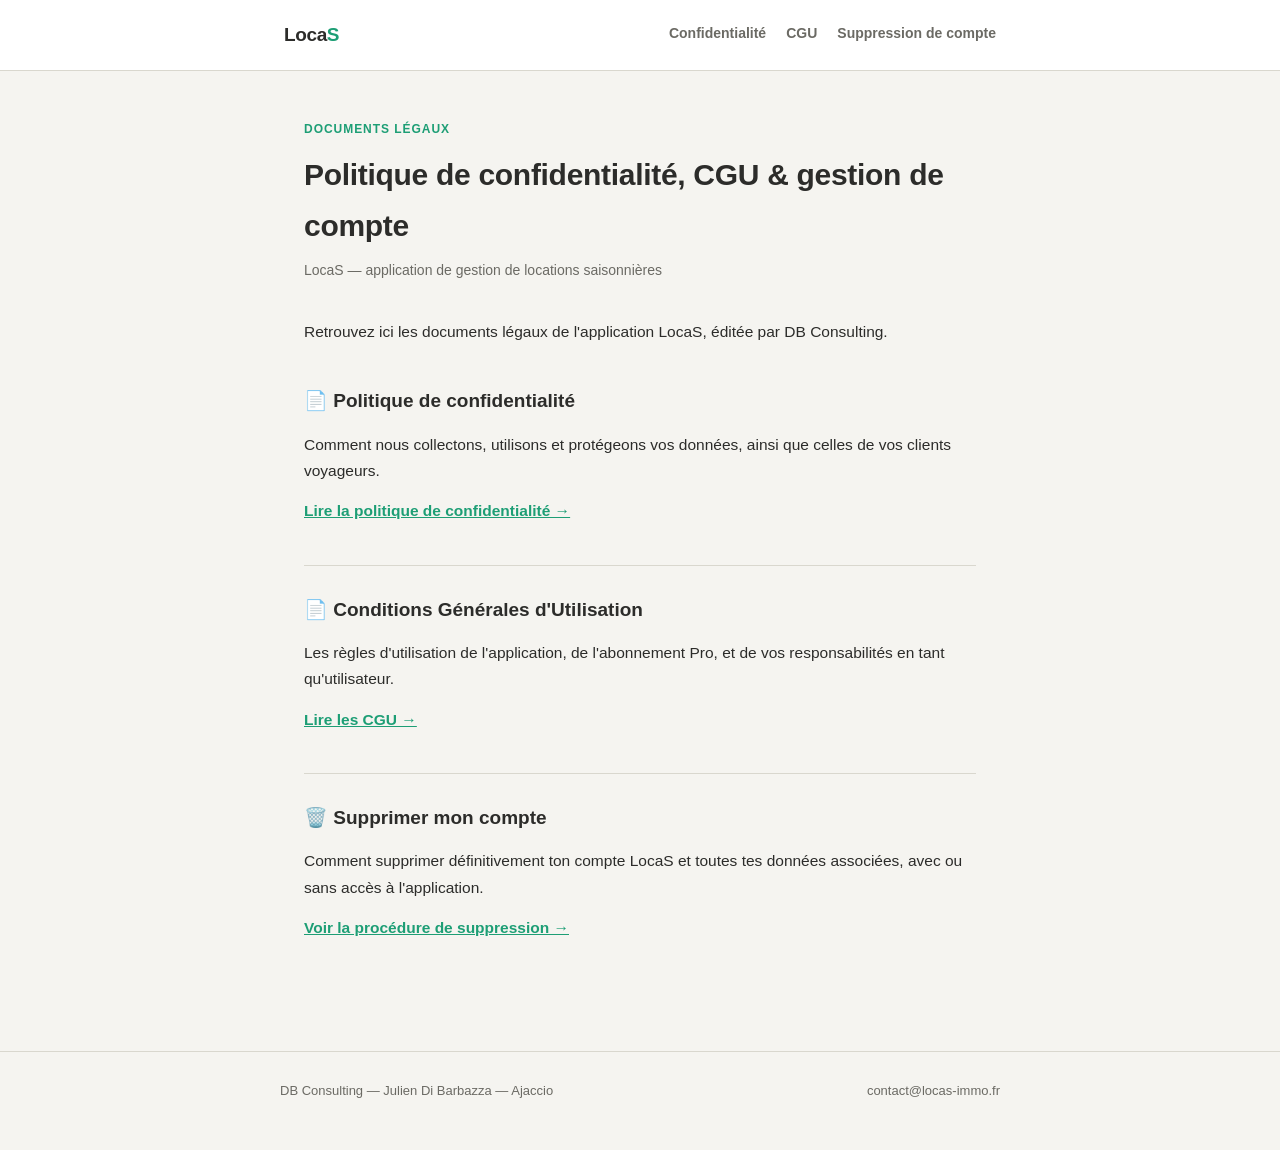
<file: index.html>
<!DOCTYPE html>
<html lang="fr">
<head>
<meta charset="UTF-8" />
<meta name="viewport" content="width=device-width, initial-scale=1.0" />
<title>LocaS — Documents légaux</title>
<link rel="stylesheet" href="style.css" />
</head>
<body>

<div class="topbar">
  <div class="topbar-inner">
    <a href="index.html" class="wordmark">Loca<span>S</span></a>
    <nav class="topnav">
      <a href="confidentialite.html">Confidentialité</a>
      <a href="cgu.html">CGU</a>
      <a href="suppression-compte.html">Suppression de compte</a>
    </nav>
  </div>
</div>

<main>
  <div class="doc-header">
    <p class="eyebrow">Documents légaux</p>
    <h1>Politique de confidentialité, CGU &amp; gestion de compte</h1>
    <p class="updated">LocaS — application de gestion de locations saisonnières</p>
  </div>

  <article>
    <p>Retrouvez ici les documents légaux de l'application LocaS, éditée par DB Consulting.</p>

    <h2 style="border-top:none;padding-top:0;">📄 Politique de confidentialité</h2>
    <p>Comment nous collectons, utilisons et protégeons vos données, ainsi que celles de vos clients voyageurs.</p>
    <p><a class="inline-link" href="confidentialite.html">Lire la politique de confidentialité →</a></p>

    <h2>📄 Conditions Générales d'Utilisation</h2>
    <p>Les règles d'utilisation de l'application, de l'abonnement Pro, et de vos responsabilités en tant qu'utilisateur.</p>
    <p><a class="inline-link" href="cgu.html">Lire les CGU →</a></p>

    <h2>🗑️ Supprimer mon compte</h2>
    <p>Comment supprimer définitivement ton compte LocaS et toutes tes données associées, avec ou sans accès à l'application.</p>
    <p><a class="inline-link" href="suppression-compte.html">Voir la procédure de suppression →</a></p>
  </article>
</main>

<footer>
  <div class="footer-inner">
    <span>DB Consulting — Julien Di Barbazza — Ajaccio</span>
    <span>contact@locas-immo.fr</span>
  </div>
</footer>

</body>
</html>
</file>
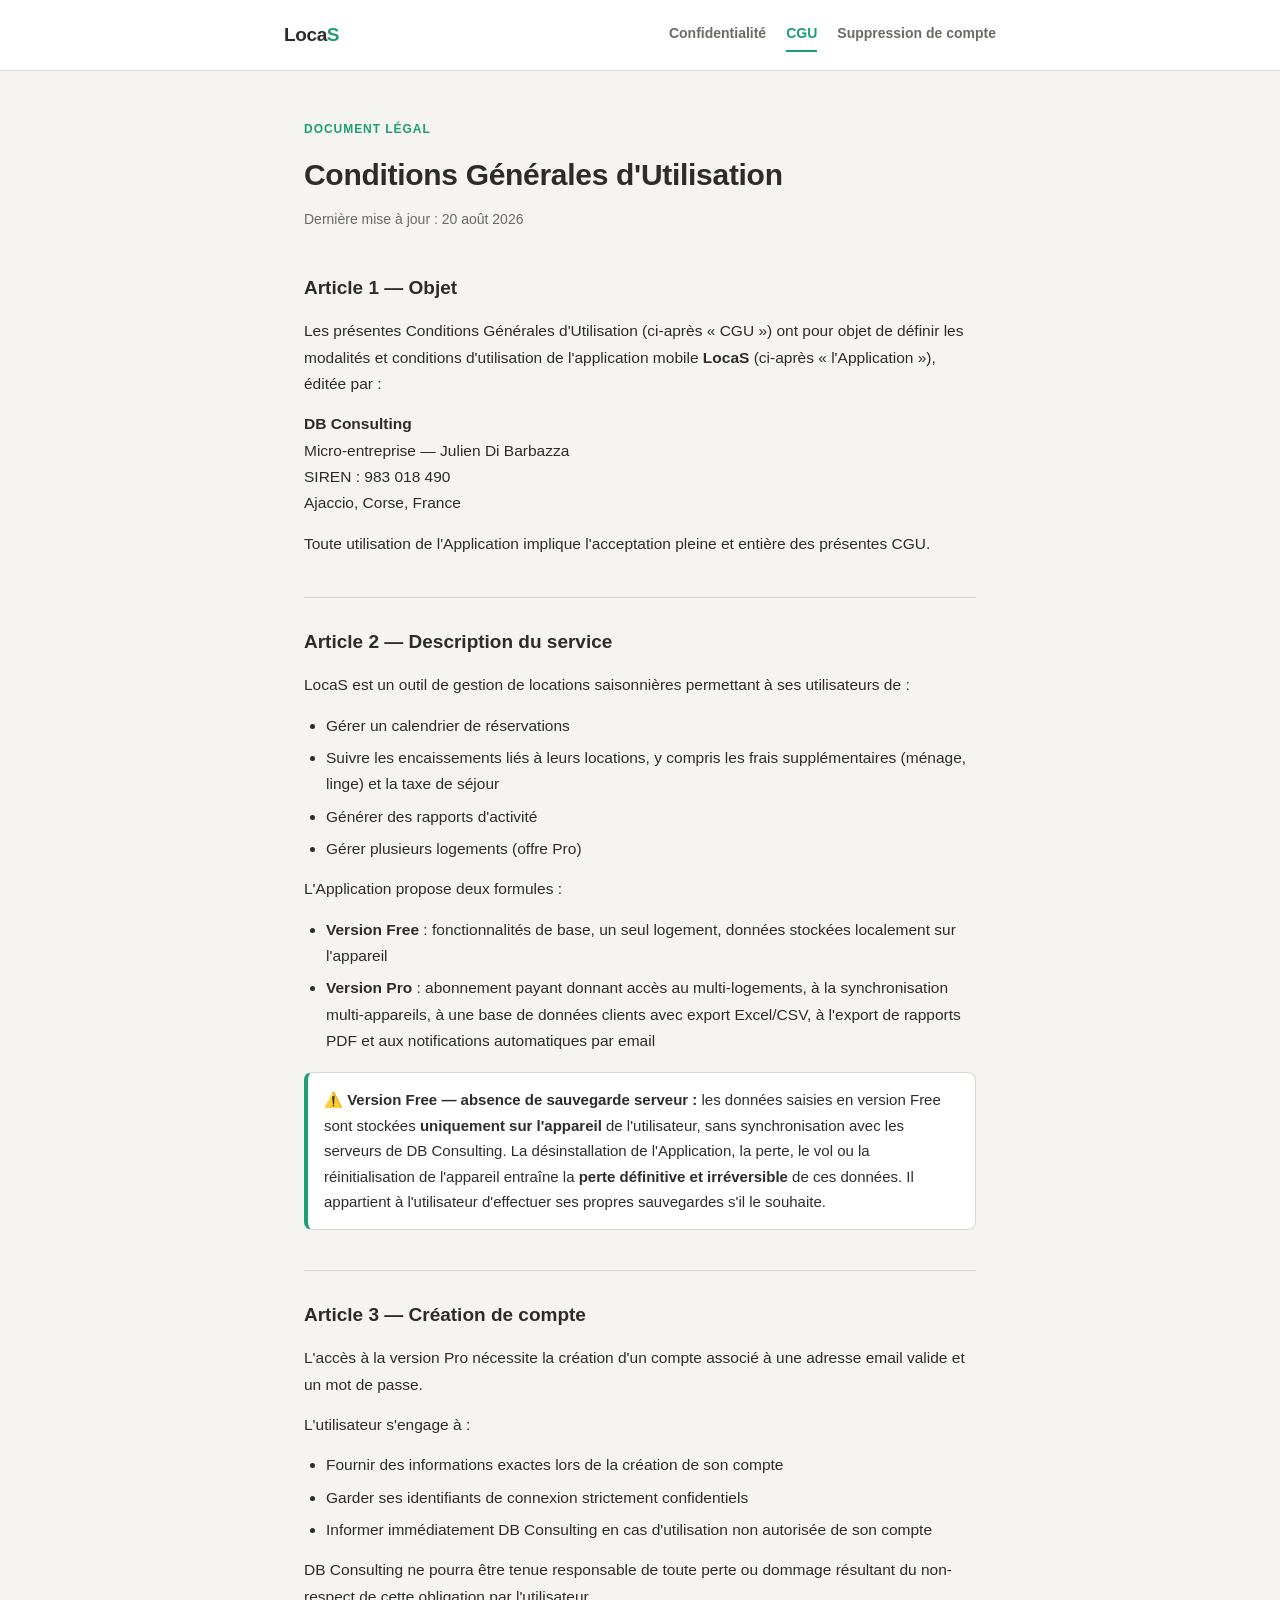
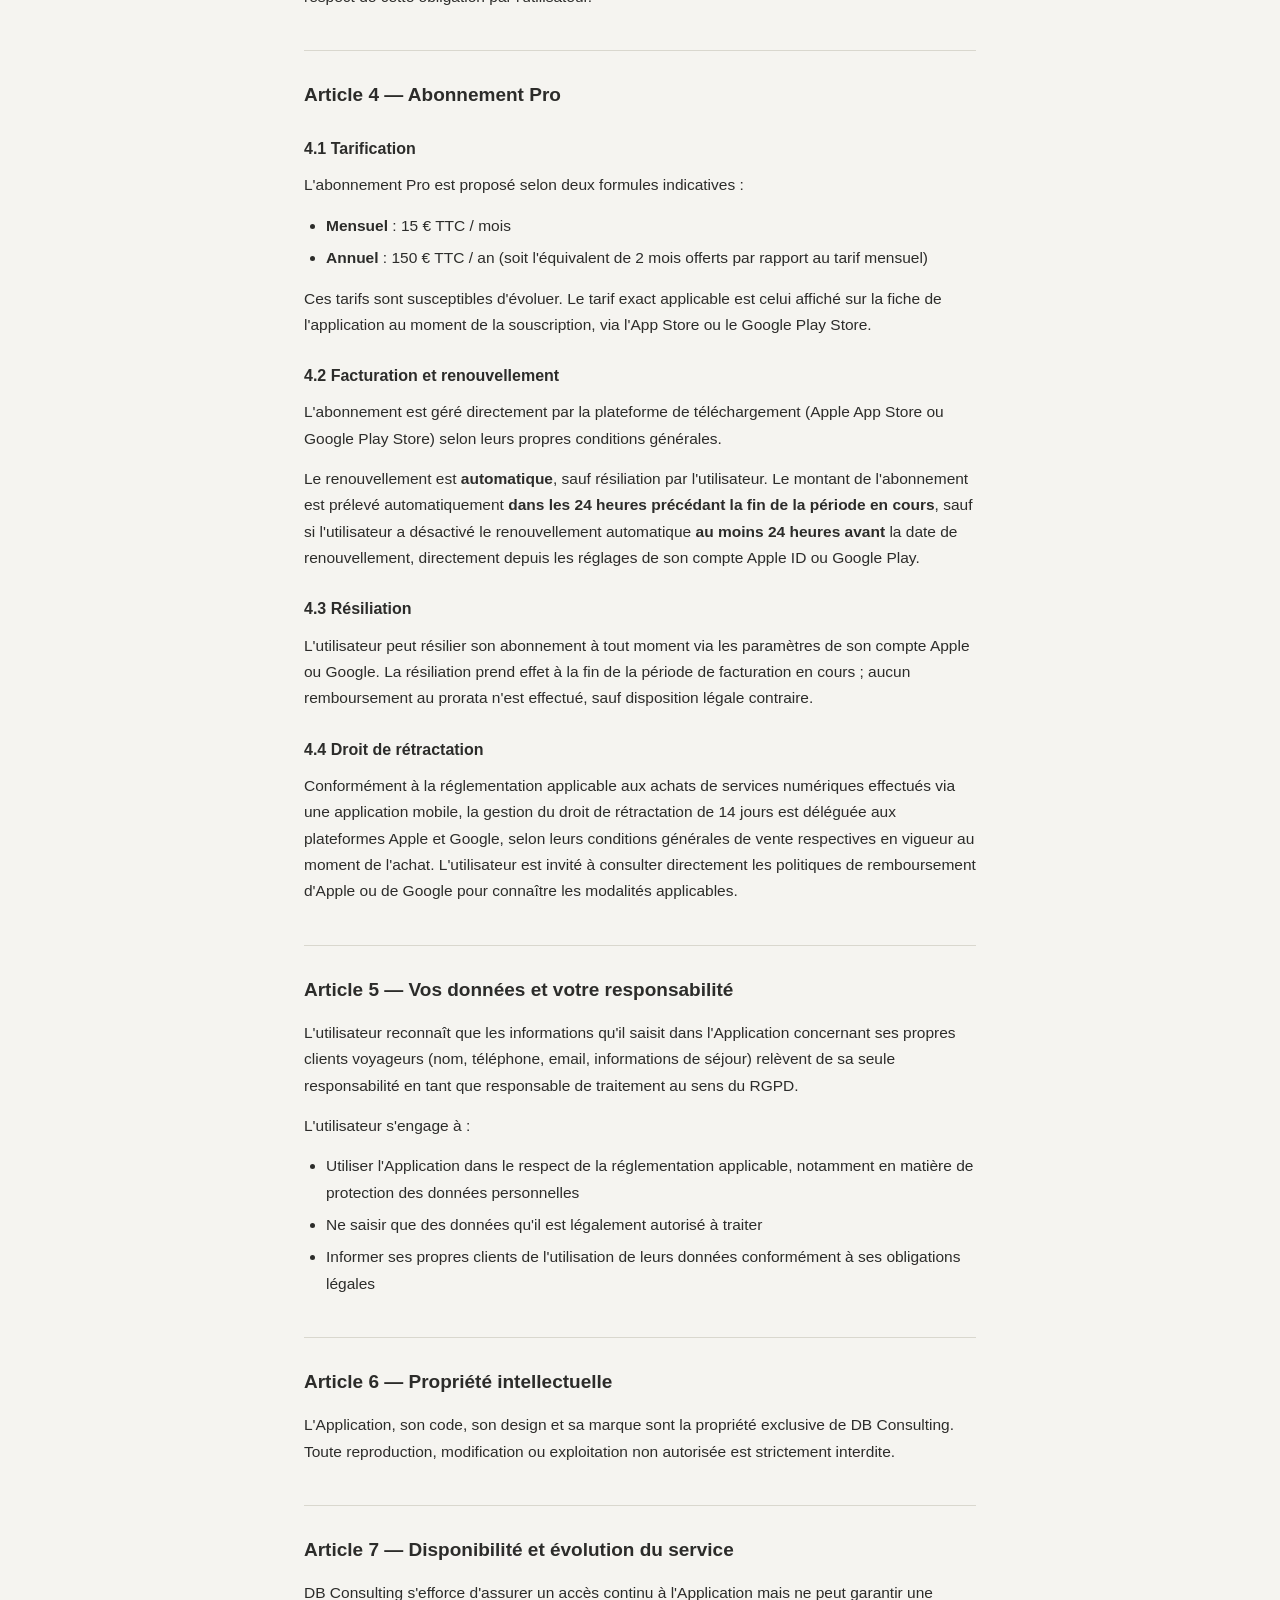
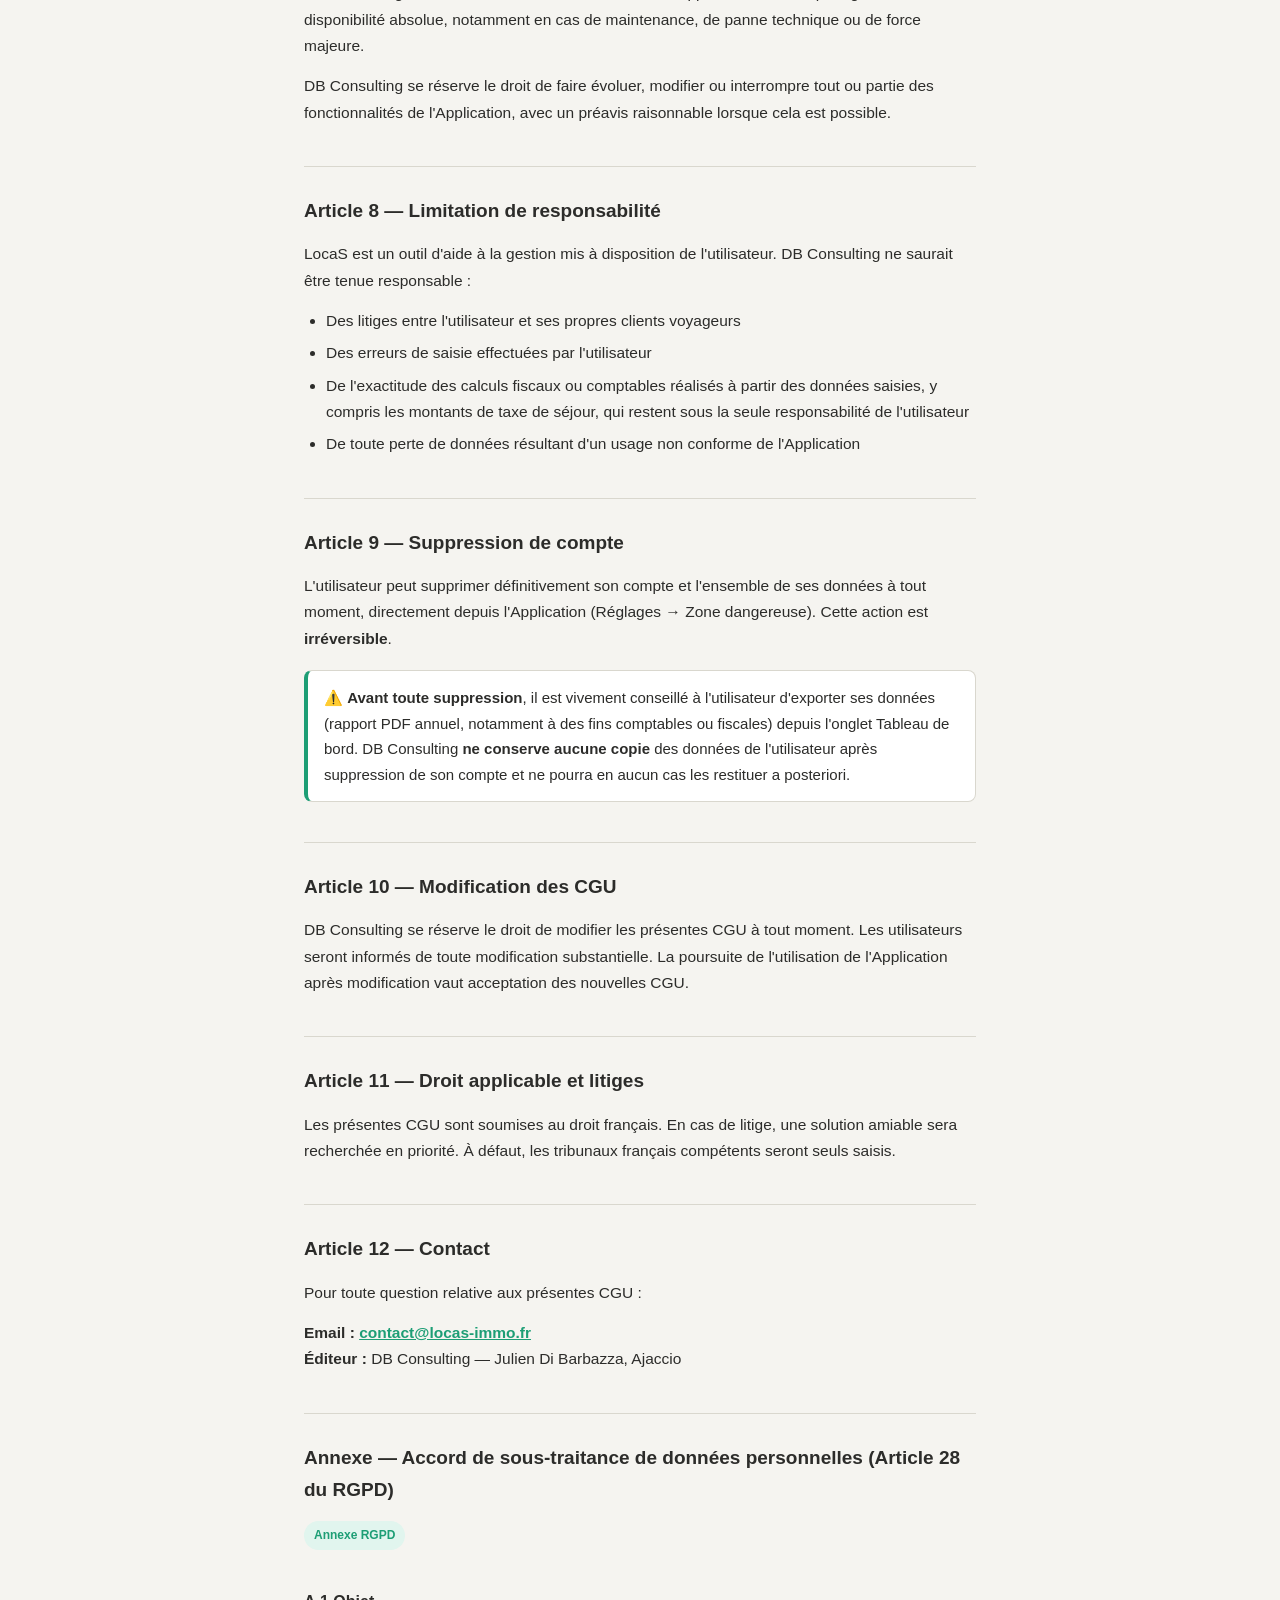
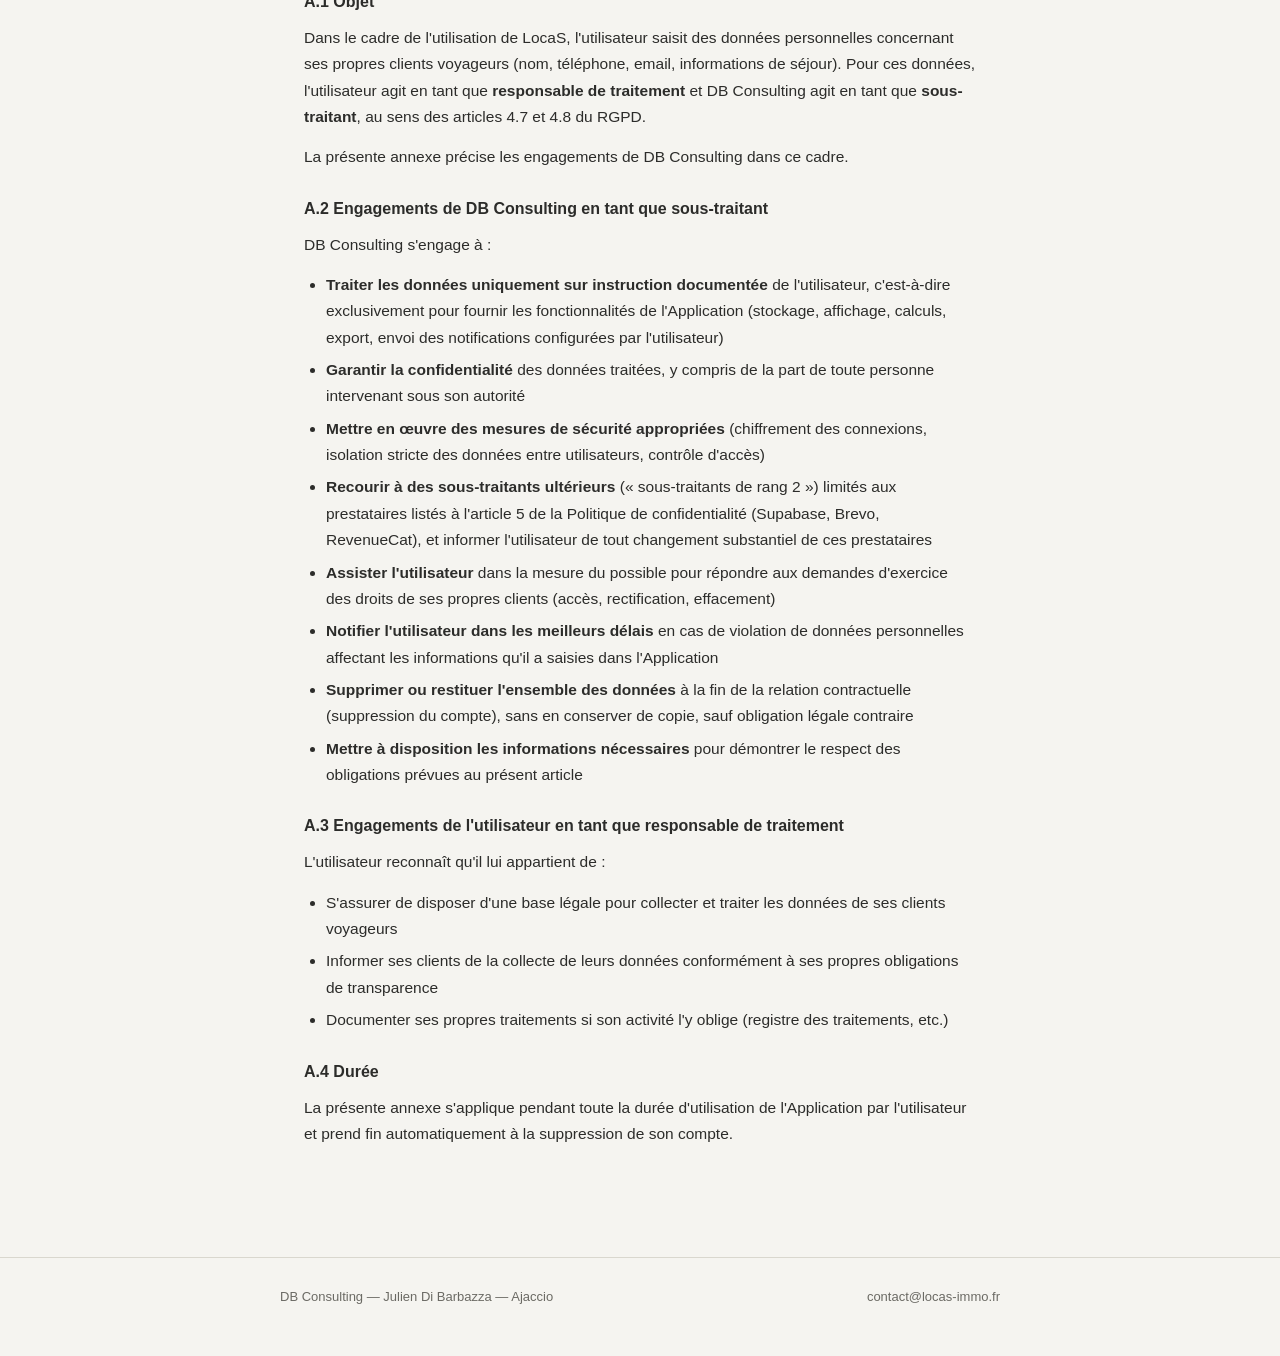
<file: cgu.html>
<!DOCTYPE html>
<html lang="fr">
<head>
<meta charset="UTF-8" />
<meta name="viewport" content="width=device-width, initial-scale=1.0" />
<title>Conditions Générales d'Utilisation — LocaS</title>
<link rel="stylesheet" href="style.css" />
</head>
<body>

<div class="topbar">
  <div class="topbar-inner">
    <a href="index.html" class="wordmark">Loca<span>S</span></a>
    <nav class="topnav">
      <a href="confidentialite.html">Confidentialité</a>
      <a href="cgu.html" class="active">CGU</a>
      <a href="suppression-compte.html">Suppression de compte</a>
    </nav>
  </div>
</div>

<main>
  <div class="doc-header">
    <p class="eyebrow">Document légal</p>
    <h1>Conditions Générales d'Utilisation</h1>
    <p class="updated">Dernière mise à jour : 20 août 2026</p>
  </div>

  <article>
    <h2 style="border-top:none;padding-top:0;">Article 1 — Objet</h2>
    <p>Les présentes Conditions Générales d'Utilisation (ci-après « CGU ») ont pour objet de définir les modalités et conditions d'utilisation de l'application mobile <strong>LocaS</strong> (ci-après « l'Application »), éditée par :</p>
    <p>
      <strong>DB Consulting</strong><br />
      Micro-entreprise — Julien Di Barbazza<br />
      SIREN : 983 018 490<br />
      Ajaccio, Corse, France
    </p>
    <p>Toute utilisation de l'Application implique l'acceptation pleine et entière des présentes CGU.</p>

    <h2>Article 2 — Description du service</h2>
    <p>LocaS est un outil de gestion de locations saisonnières permettant à ses utilisateurs de :</p>
    <ul>
      <li>Gérer un calendrier de réservations</li>
      <li>Suivre les encaissements liés à leurs locations, y compris les frais supplémentaires (ménage, linge) et la taxe de séjour</li>
      <li>Générer des rapports d'activité</li>
      <li>Gérer plusieurs logements (offre Pro)</li>
    </ul>
    <p>L'Application propose deux formules :</p>
    <ul>
      <li><strong>Version Free</strong> : fonctionnalités de base, un seul logement, données stockées localement sur l'appareil</li>
      <li><strong>Version Pro</strong> : abonnement payant donnant accès au multi-logements, à la synchronisation multi-appareils, à une base de données clients avec export Excel/CSV, à l'export de rapports PDF et aux notifications automatiques par email</li>
    </ul>
    <div class="callout">
      ⚠️ <strong>Version Free — absence de sauvegarde serveur :</strong> les données saisies en version Free sont stockées <strong>uniquement sur l'appareil</strong> de l'utilisateur, sans synchronisation avec les serveurs de DB Consulting. La désinstallation de l'Application, la perte, le vol ou la réinitialisation de l'appareil entraîne la <strong>perte définitive et irréversible</strong> de ces données. Il appartient à l'utilisateur d'effectuer ses propres sauvegardes s'il le souhaite.
    </div>

    <h2>Article 3 — Création de compte</h2>
    <p>L'accès à la version Pro nécessite la création d'un compte associé à une adresse email valide et un mot de passe.</p>
    <p>L'utilisateur s'engage à :</p>
    <ul>
      <li>Fournir des informations exactes lors de la création de son compte</li>
      <li>Garder ses identifiants de connexion strictement confidentiels</li>
      <li>Informer immédiatement DB Consulting en cas d'utilisation non autorisée de son compte</li>
    </ul>
    <p>DB Consulting ne pourra être tenue responsable de toute perte ou dommage résultant du non-respect de cette obligation par l'utilisateur.</p>

    <h2>Article 4 — Abonnement Pro</h2>

    <h3>4.1 Tarification</h3>
    <p>L'abonnement Pro est proposé selon deux formules indicatives :</p>
    <ul>
      <li><strong>Mensuel</strong> : 15 € TTC / mois</li>
      <li><strong>Annuel</strong> : 150 € TTC / an (soit l'équivalent de 2 mois offerts par rapport au tarif mensuel)</li>
    </ul>
    <p>Ces tarifs sont susceptibles d'évoluer. Le tarif exact applicable est celui affiché sur la fiche de l'application au moment de la souscription, via l'App Store ou le Google Play Store.</p>

    <h3>4.2 Facturation et renouvellement</h3>
    <p>L'abonnement est géré directement par la plateforme de téléchargement (Apple App Store ou Google Play Store) selon leurs propres conditions générales.</p>
    <p>Le renouvellement est <strong>automatique</strong>, sauf résiliation par l'utilisateur. Le montant de l'abonnement est prélevé automatiquement <strong>dans les 24 heures précédant la fin de la période en cours</strong>, sauf si l'utilisateur a désactivé le renouvellement automatique <strong>au moins 24 heures avant</strong> la date de renouvellement, directement depuis les réglages de son compte Apple ID ou Google Play.</p>

    <h3>4.3 Résiliation</h3>
    <p>L'utilisateur peut résilier son abonnement à tout moment via les paramètres de son compte Apple ou Google. La résiliation prend effet à la fin de la période de facturation en cours ; aucun remboursement au prorata n'est effectué, sauf disposition légale contraire.</p>

    <h3>4.4 Droit de rétractation</h3>
    <p>Conformément à la réglementation applicable aux achats de services numériques effectués via une application mobile, la gestion du droit de rétractation de 14 jours est déléguée aux plateformes Apple et Google, selon leurs conditions générales de vente respectives en vigueur au moment de l'achat. L'utilisateur est invité à consulter directement les politiques de remboursement d'Apple ou de Google pour connaître les modalités applicables.</p>

    <h2>Article 5 — Vos données et votre responsabilité</h2>
    <p>L'utilisateur reconnaît que les informations qu'il saisit dans l'Application concernant ses propres clients voyageurs (nom, téléphone, email, informations de séjour) relèvent de sa seule responsabilité en tant que responsable de traitement au sens du RGPD.</p>
    <p>L'utilisateur s'engage à :</p>
    <ul>
      <li>Utiliser l'Application dans le respect de la réglementation applicable, notamment en matière de protection des données personnelles</li>
      <li>Ne saisir que des données qu'il est légalement autorisé à traiter</li>
      <li>Informer ses propres clients de l'utilisation de leurs données conformément à ses obligations légales</li>
    </ul>

    <h2>Article 6 — Propriété intellectuelle</h2>
    <p>L'Application, son code, son design et sa marque sont la propriété exclusive de DB Consulting. Toute reproduction, modification ou exploitation non autorisée est strictement interdite.</p>

    <h2>Article 7 — Disponibilité et évolution du service</h2>
    <p>DB Consulting s'efforce d'assurer un accès continu à l'Application mais ne peut garantir une disponibilité absolue, notamment en cas de maintenance, de panne technique ou de force majeure.</p>
    <p>DB Consulting se réserve le droit de faire évoluer, modifier ou interrompre tout ou partie des fonctionnalités de l'Application, avec un préavis raisonnable lorsque cela est possible.</p>

    <h2>Article 8 — Limitation de responsabilité</h2>
    <p>LocaS est un outil d'aide à la gestion mis à disposition de l'utilisateur. DB Consulting ne saurait être tenue responsable :</p>
    <ul>
      <li>Des litiges entre l'utilisateur et ses propres clients voyageurs</li>
      <li>Des erreurs de saisie effectuées par l'utilisateur</li>
      <li>De l'exactitude des calculs fiscaux ou comptables réalisés à partir des données saisies, y compris les montants de taxe de séjour, qui restent sous la seule responsabilité de l'utilisateur</li>
      <li>De toute perte de données résultant d'un usage non conforme de l'Application</li>
    </ul>

    <h2>Article 9 — Suppression de compte</h2>
    <p>L'utilisateur peut supprimer définitivement son compte et l'ensemble de ses données à tout moment, directement depuis l'Application (Réglages → Zone dangereuse). Cette action est <strong>irréversible</strong>.</p>
    <div class="callout">
      ⚠️ <strong>Avant toute suppression</strong>, il est vivement conseillé à l'utilisateur d'exporter ses données (rapport PDF annuel, notamment à des fins comptables ou fiscales) depuis l'onglet Tableau de bord. DB Consulting <strong>ne conserve aucune copie</strong> des données de l'utilisateur après suppression de son compte et ne pourra en aucun cas les restituer a posteriori.
    </div>

    <h2>Article 10 — Modification des CGU</h2>
    <p>DB Consulting se réserve le droit de modifier les présentes CGU à tout moment. Les utilisateurs seront informés de toute modification substantielle. La poursuite de l'utilisation de l'Application après modification vaut acceptation des nouvelles CGU.</p>

    <h2>Article 11 — Droit applicable et litiges</h2>
    <p>Les présentes CGU sont soumises au droit français. En cas de litige, une solution amiable sera recherchée en priorité. À défaut, les tribunaux français compétents seront seuls saisis.</p>

    <h2>Article 12 — Contact</h2>
    <p>Pour toute question relative aux présentes CGU :</p>
    <p>
      <strong>Email :</strong> <a class="inline-link" href="mailto:contact@locas-immo.fr">contact@locas-immo.fr</a><br />
      <strong>Éditeur :</strong> DB Consulting — Julien Di Barbazza, Ajaccio
    </p>

    <h2>Annexe — Accord de sous-traitance de données personnelles (Article 28 du RGPD)</h2>
    <span class="annex-tag">Annexe RGPD</span>

    <h3>A.1 Objet</h3>
    <p>Dans le cadre de l'utilisation de LocaS, l'utilisateur saisit des données personnelles concernant ses propres clients voyageurs (nom, téléphone, email, informations de séjour). Pour ces données, l'utilisateur agit en tant que <strong>responsable de traitement</strong> et DB Consulting agit en tant que <strong>sous-traitant</strong>, au sens des articles 4.7 et 4.8 du RGPD.</p>
    <p>La présente annexe précise les engagements de DB Consulting dans ce cadre.</p>

    <h3>A.2 Engagements de DB Consulting en tant que sous-traitant</h3>
    <p>DB Consulting s'engage à :</p>
    <ul>
      <li><strong>Traiter les données uniquement sur instruction documentée</strong> de l'utilisateur, c'est-à-dire exclusivement pour fournir les fonctionnalités de l'Application (stockage, affichage, calculs, export, envoi des notifications configurées par l'utilisateur)</li>
      <li><strong>Garantir la confidentialité</strong> des données traitées, y compris de la part de toute personne intervenant sous son autorité</li>
      <li><strong>Mettre en œuvre des mesures de sécurité appropriées</strong> (chiffrement des connexions, isolation stricte des données entre utilisateurs, contrôle d'accès)</li>
      <li><strong>Recourir à des sous-traitants ultérieurs</strong> (« sous-traitants de rang 2 ») limités aux prestataires listés à l'article 5 de la Politique de confidentialité (Supabase, Brevo, RevenueCat), et informer l'utilisateur de tout changement substantiel de ces prestataires</li>
      <li><strong>Assister l'utilisateur</strong> dans la mesure du possible pour répondre aux demandes d'exercice des droits de ses propres clients (accès, rectification, effacement)</li>
      <li><strong>Notifier l'utilisateur dans les meilleurs délais</strong> en cas de violation de données personnelles affectant les informations qu'il a saisies dans l'Application</li>
      <li><strong>Supprimer ou restituer l'ensemble des données</strong> à la fin de la relation contractuelle (suppression du compte), sans en conserver de copie, sauf obligation légale contraire</li>
      <li><strong>Mettre à disposition les informations nécessaires</strong> pour démontrer le respect des obligations prévues au présent article</li>
    </ul>

    <h3>A.3 Engagements de l'utilisateur en tant que responsable de traitement</h3>
    <p>L'utilisateur reconnaît qu'il lui appartient de :</p>
    <ul>
      <li>S'assurer de disposer d'une base légale pour collecter et traiter les données de ses clients voyageurs</li>
      <li>Informer ses clients de la collecte de leurs données conformément à ses propres obligations de transparence</li>
      <li>Documenter ses propres traitements si son activité l'y oblige (registre des traitements, etc.)</li>
    </ul>

    <h3>A.4 Durée</h3>
    <p>La présente annexe s'applique pendant toute la durée d'utilisation de l'Application par l'utilisateur et prend fin automatiquement à la suppression de son compte.</p>
  </article>
</main>

<footer>
  <div class="footer-inner">
    <span>DB Consulting — Julien Di Barbazza — Ajaccio</span>
    <span>contact@locas-immo.fr</span>
  </div>
</footer>

</body>
</html>
</file>
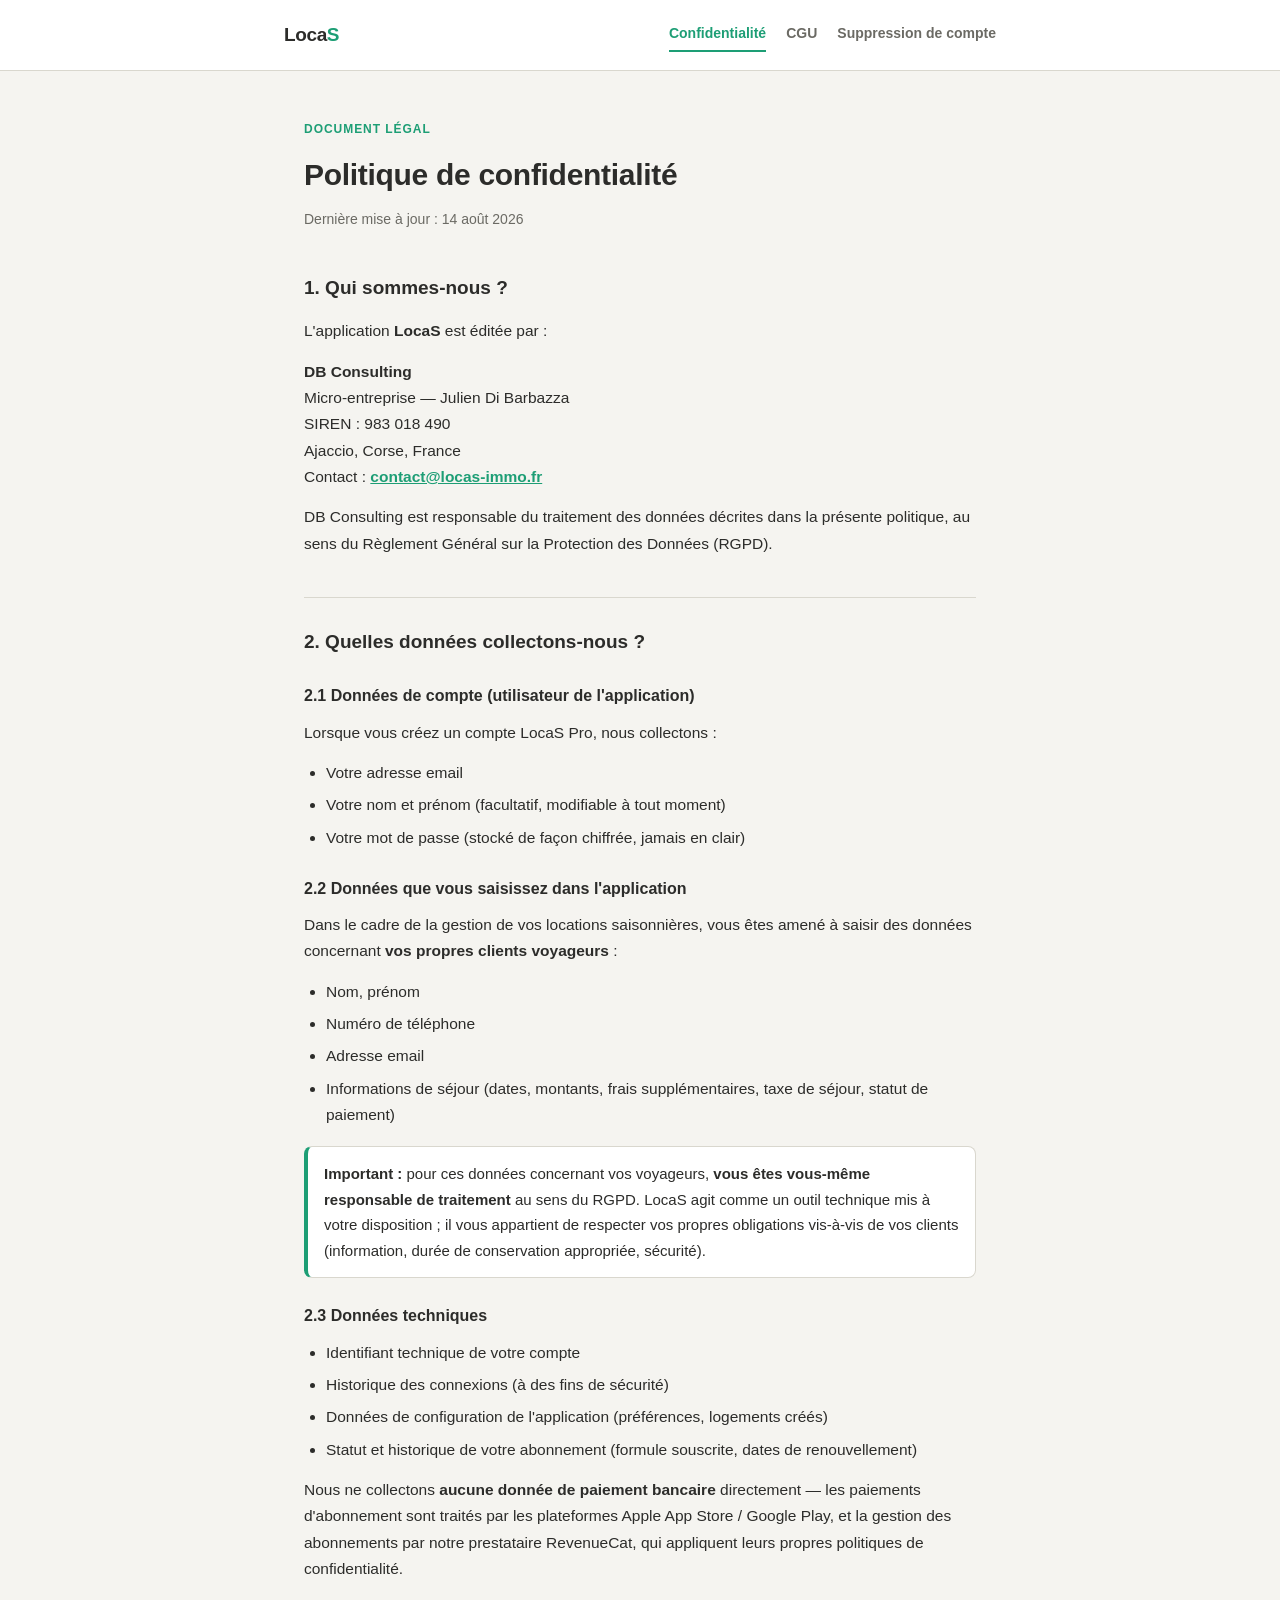
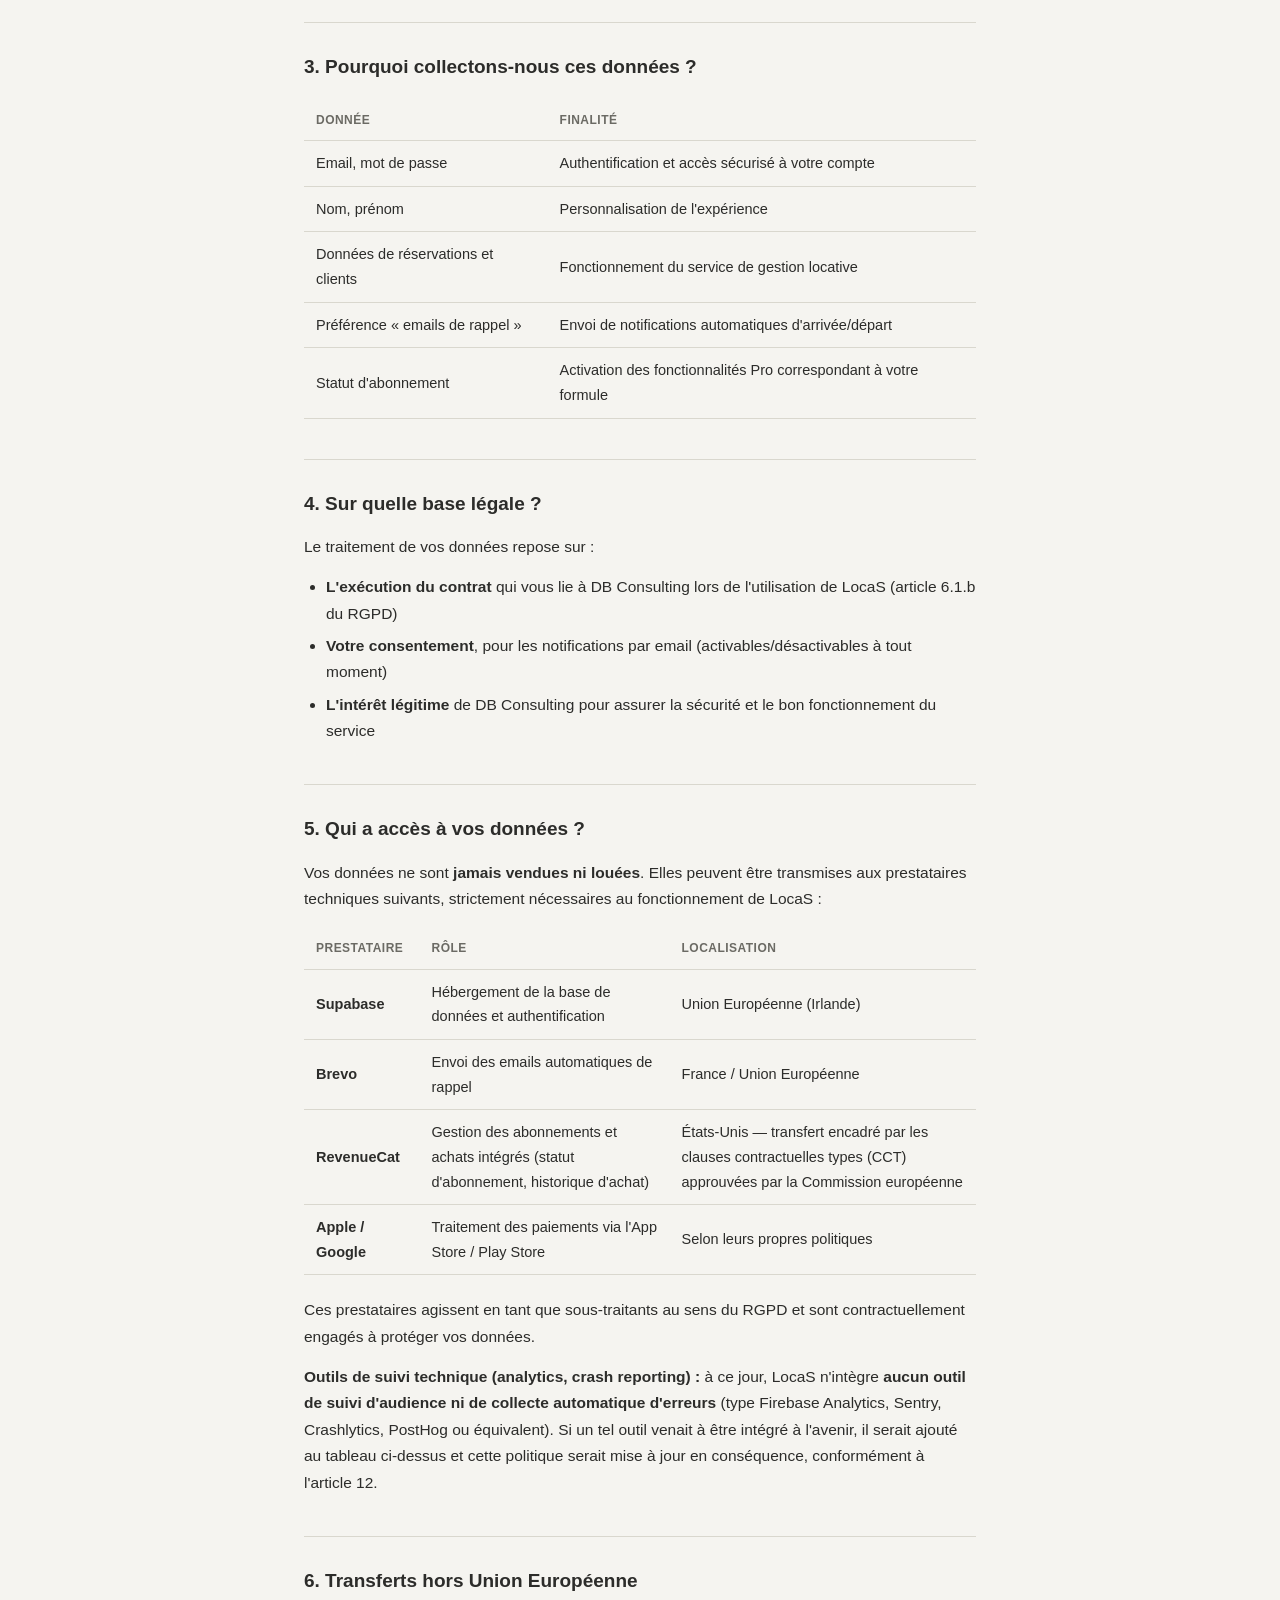
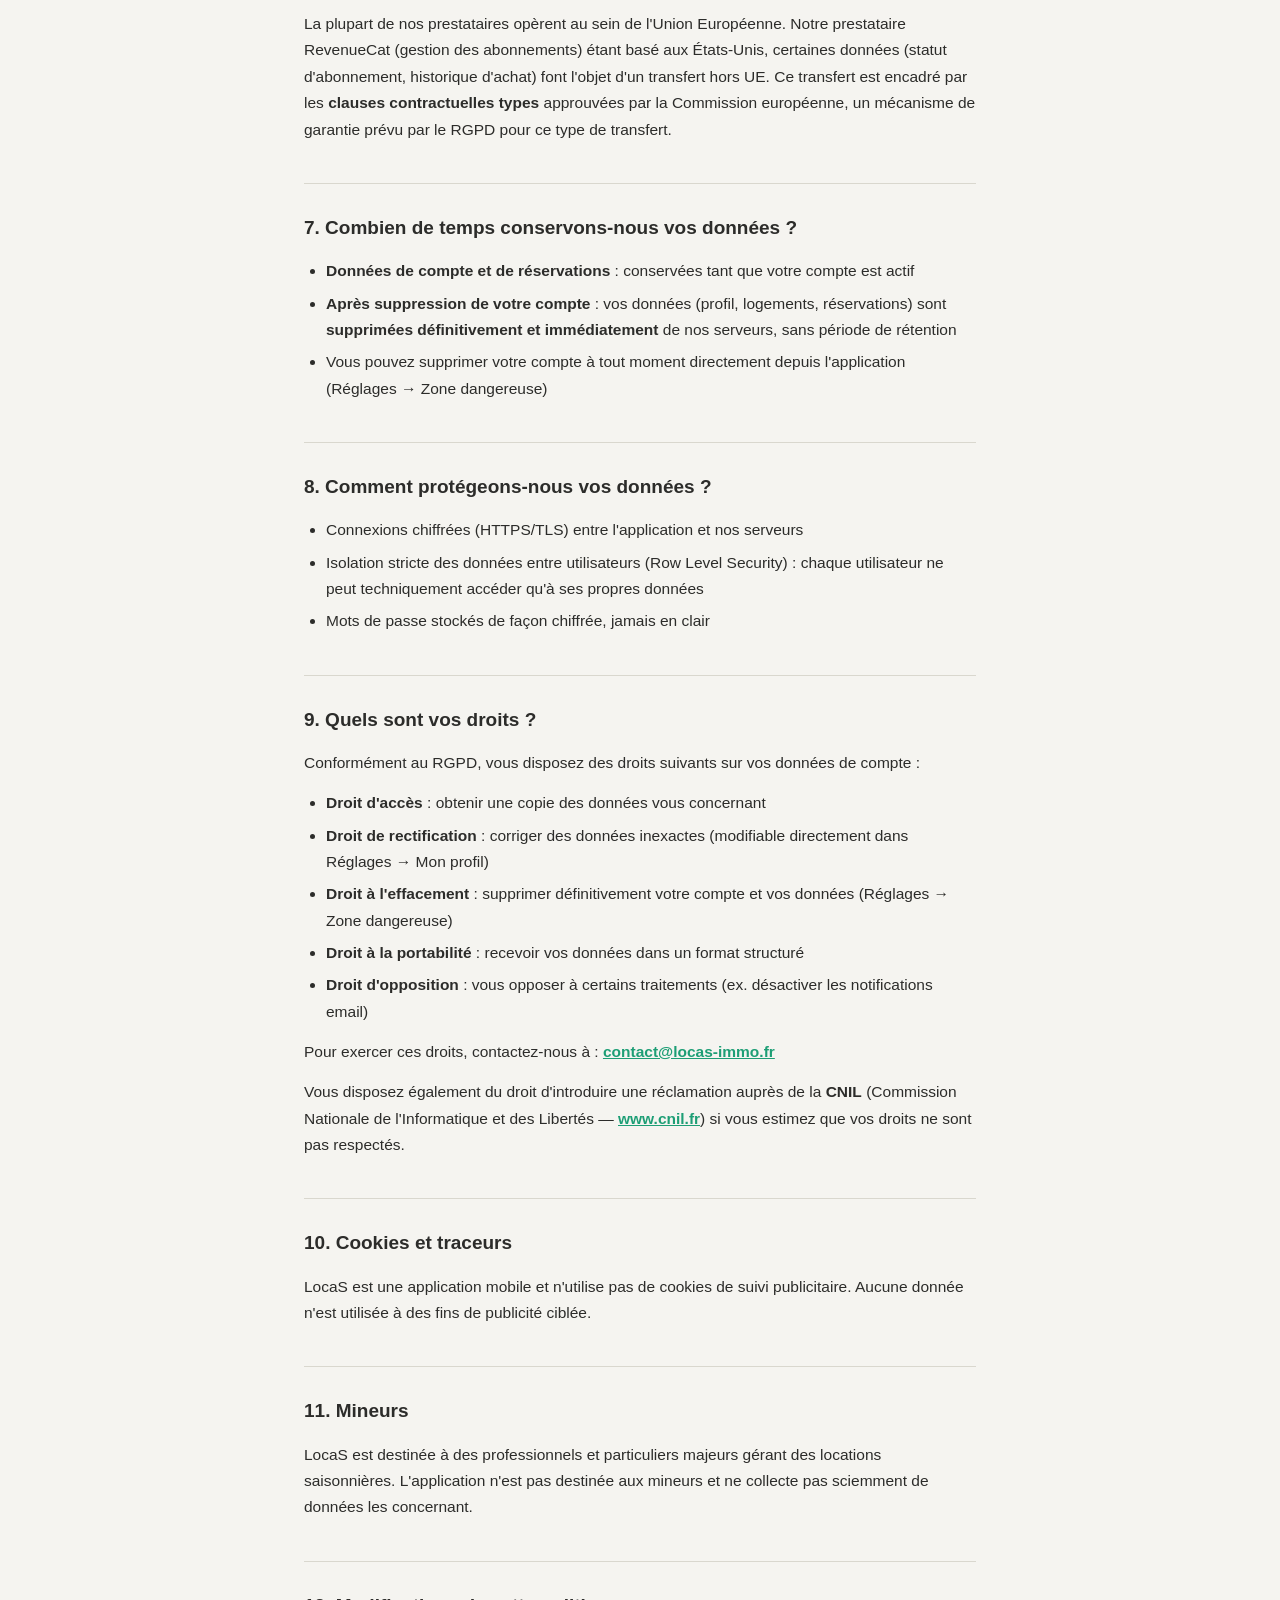
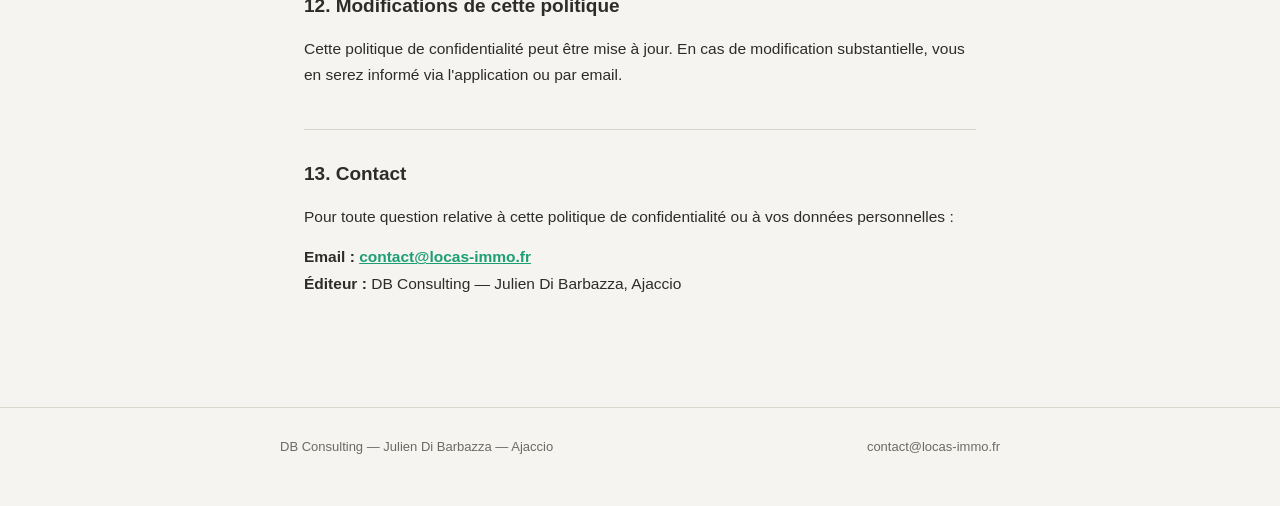
<file: confidentialite.html>
<!DOCTYPE html>
<html lang="fr">
<head>
<meta charset="UTF-8" />
<meta name="viewport" content="width=device-width, initial-scale=1.0" />
<title>Politique de confidentialité — LocaS</title>
<link rel="stylesheet" href="style.css" />
</head>
<body>

<div class="topbar">
  <div class="topbar-inner">
    <a href="index.html" class="wordmark">Loca<span>S</span></a>
    <nav class="topnav">
      <a href="confidentialite.html" class="active">Confidentialité</a>
      <a href="cgu.html">CGU</a>
      <a href="suppression-compte.html">Suppression de compte</a>
    </nav>
  </div>
</div>

<main>
  <div class="doc-header">
    <p class="eyebrow">Document légal</p>
    <h1>Politique de confidentialité</h1>
    <p class="updated">Dernière mise à jour : 14 août 2026</p>
  </div>

  <article>
    <h2 style="border-top:none;padding-top:0;">1. Qui sommes-nous ?</h2>
    <p>L'application <strong>LocaS</strong> est éditée par :</p>
    <p>
      <strong>DB Consulting</strong><br />
      Micro-entreprise — Julien Di Barbazza<br />
      SIREN : 983 018 490<br />
      Ajaccio, Corse, France<br />
      Contact : <a class="inline-link" href="mailto:contact@locas-immo.fr">contact@locas-immo.fr</a>
    </p>
    <p>DB Consulting est responsable du traitement des données décrites dans la présente politique, au sens du Règlement Général sur la Protection des Données (RGPD).</p>

    <h2>2. Quelles données collectons-nous ?</h2>

    <h3>2.1 Données de compte (utilisateur de l'application)</h3>
    <p>Lorsque vous créez un compte LocaS Pro, nous collectons :</p>
    <ul>
      <li>Votre adresse email</li>
      <li>Votre nom et prénom (facultatif, modifiable à tout moment)</li>
      <li>Votre mot de passe (stocké de façon chiffrée, jamais en clair)</li>
    </ul>

    <h3>2.2 Données que vous saisissez dans l'application</h3>
    <p>Dans le cadre de la gestion de vos locations saisonnières, vous êtes amené à saisir des données concernant <strong>vos propres clients voyageurs</strong> :</p>
    <ul>
      <li>Nom, prénom</li>
      <li>Numéro de téléphone</li>
      <li>Adresse email</li>
      <li>Informations de séjour (dates, montants, frais supplémentaires, taxe de séjour, statut de paiement)</li>
    </ul>
    <div class="callout">
      <strong>Important :</strong> pour ces données concernant vos voyageurs, <strong>vous êtes vous-même responsable de traitement</strong> au sens du RGPD. LocaS agit comme un outil technique mis à votre disposition ; il vous appartient de respecter vos propres obligations vis-à-vis de vos clients (information, durée de conservation appropriée, sécurité).
    </div>

    <h3>2.3 Données techniques</h3>
    <ul>
      <li>Identifiant technique de votre compte</li>
      <li>Historique des connexions (à des fins de sécurité)</li>
      <li>Données de configuration de l'application (préférences, logements créés)</li>
      <li>Statut et historique de votre abonnement (formule souscrite, dates de renouvellement)</li>
    </ul>
    <p>Nous ne collectons <strong>aucune donnée de paiement bancaire</strong> directement — les paiements d'abonnement sont traités par les plateformes Apple App Store / Google Play, et la gestion des abonnements par notre prestataire RevenueCat, qui appliquent leurs propres politiques de confidentialité.</p>

    <h2>3. Pourquoi collectons-nous ces données ?</h2>
    <table>
      <tr><th>Donnée</th><th>Finalité</th></tr>
      <tr><td>Email, mot de passe</td><td>Authentification et accès sécurisé à votre compte</td></tr>
      <tr><td>Nom, prénom</td><td>Personnalisation de l'expérience</td></tr>
      <tr><td>Données de réservations et clients</td><td>Fonctionnement du service de gestion locative</td></tr>
      <tr><td>Préférence « emails de rappel »</td><td>Envoi de notifications automatiques d'arrivée/départ</td></tr>
      <tr><td>Statut d'abonnement</td><td>Activation des fonctionnalités Pro correspondant à votre formule</td></tr>
    </table>

    <h2>4. Sur quelle base légale ?</h2>
    <p>Le traitement de vos données repose sur :</p>
    <ul>
      <li><strong>L'exécution du contrat</strong> qui vous lie à DB Consulting lors de l'utilisation de LocaS (article 6.1.b du RGPD)</li>
      <li><strong>Votre consentement</strong>, pour les notifications par email (activables/désactivables à tout moment)</li>
      <li><strong>L'intérêt légitime</strong> de DB Consulting pour assurer la sécurité et le bon fonctionnement du service</li>
    </ul>

    <h2>5. Qui a accès à vos données ?</h2>
    <p>Vos données ne sont <strong>jamais vendues ni louées</strong>. Elles peuvent être transmises aux prestataires techniques suivants, strictement nécessaires au fonctionnement de LocaS :</p>
    <table>
      <tr><th>Prestataire</th><th>Rôle</th><th>Localisation</th></tr>
      <tr><td><strong>Supabase</strong></td><td>Hébergement de la base de données et authentification</td><td>Union Européenne (Irlande)</td></tr>
      <tr><td><strong>Brevo</strong></td><td>Envoi des emails automatiques de rappel</td><td>France / Union Européenne</td></tr>
      <tr><td><strong>RevenueCat</strong></td><td>Gestion des abonnements et achats intégrés (statut d'abonnement, historique d'achat)</td><td>États-Unis — transfert encadré par les clauses contractuelles types (CCT) approuvées par la Commission européenne</td></tr>
      <tr><td><strong>Apple / Google</strong></td><td>Traitement des paiements via l'App Store / Play Store</td><td>Selon leurs propres politiques</td></tr>
    </table>
    <p>Ces prestataires agissent en tant que sous-traitants au sens du RGPD et sont contractuellement engagés à protéger vos données.</p>
    <p><strong>Outils de suivi technique (analytics, crash reporting) :</strong> à ce jour, LocaS n'intègre <strong>aucun outil de suivi d'audience ni de collecte automatique d'erreurs</strong> (type Firebase Analytics, Sentry, Crashlytics, PostHog ou équivalent). Si un tel outil venait à être intégré à l'avenir, il serait ajouté au tableau ci-dessus et cette politique serait mise à jour en conséquence, conformément à l'article 12.</p>

    <h2>6. Transferts hors Union Européenne</h2>
    <p>La plupart de nos prestataires opèrent au sein de l'Union Européenne. Notre prestataire RevenueCat (gestion des abonnements) étant basé aux États-Unis, certaines données (statut d'abonnement, historique d'achat) font l'objet d'un transfert hors UE. Ce transfert est encadré par les <strong>clauses contractuelles types</strong> approuvées par la Commission européenne, un mécanisme de garantie prévu par le RGPD pour ce type de transfert.</p>

    <h2>7. Combien de temps conservons-nous vos données ?</h2>
    <ul>
      <li><strong>Données de compte et de réservations</strong> : conservées tant que votre compte est actif</li>
      <li><strong>Après suppression de votre compte</strong> : vos données (profil, logements, réservations) sont <strong>supprimées définitivement et immédiatement</strong> de nos serveurs, sans période de rétention</li>
      <li>Vous pouvez supprimer votre compte à tout moment directement depuis l'application (Réglages → Zone dangereuse)</li>
    </ul>

    <h2>8. Comment protégeons-nous vos données ?</h2>
    <ul>
      <li>Connexions chiffrées (HTTPS/TLS) entre l'application et nos serveurs</li>
      <li>Isolation stricte des données entre utilisateurs (Row Level Security) : chaque utilisateur ne peut techniquement accéder qu'à ses propres données</li>
      <li>Mots de passe stockés de façon chiffrée, jamais en clair</li>
    </ul>

    <h2>9. Quels sont vos droits ?</h2>
    <p>Conformément au RGPD, vous disposez des droits suivants sur vos données de compte :</p>
    <ul>
      <li><strong>Droit d'accès</strong> : obtenir une copie des données vous concernant</li>
      <li><strong>Droit de rectification</strong> : corriger des données inexactes (modifiable directement dans Réglages → Mon profil)</li>
      <li><strong>Droit à l'effacement</strong> : supprimer définitivement votre compte et vos données (Réglages → Zone dangereuse)</li>
      <li><strong>Droit à la portabilité</strong> : recevoir vos données dans un format structuré</li>
      <li><strong>Droit d'opposition</strong> : vous opposer à certains traitements (ex. désactiver les notifications email)</li>
    </ul>
    <p>Pour exercer ces droits, contactez-nous à : <a class="inline-link" href="mailto:contact@locas-immo.fr">contact@locas-immo.fr</a></p>
    <p>Vous disposez également du droit d'introduire une réclamation auprès de la <strong>CNIL</strong> (Commission Nationale de l'Informatique et des Libertés — <a class="inline-link" href="https://www.cnil.fr" target="_blank" rel="noopener">www.cnil.fr</a>) si vous estimez que vos droits ne sont pas respectés.</p>

    <h2>10. Cookies et traceurs</h2>
    <p>LocaS est une application mobile et n'utilise pas de cookies de suivi publicitaire. Aucune donnée n'est utilisée à des fins de publicité ciblée.</p>

    <h2>11. Mineurs</h2>
    <p>LocaS est destinée à des professionnels et particuliers majeurs gérant des locations saisonnières. L'application n'est pas destinée aux mineurs et ne collecte pas sciemment de données les concernant.</p>

    <h2>12. Modifications de cette politique</h2>
    <p>Cette politique de confidentialité peut être mise à jour. En cas de modification substantielle, vous en serez informé via l'application ou par email.</p>

    <h2>13. Contact</h2>
    <p>Pour toute question relative à cette politique de confidentialité ou à vos données personnelles :</p>
    <p>
      <strong>Email :</strong> <a class="inline-link" href="mailto:contact@locas-immo.fr">contact@locas-immo.fr</a><br />
      <strong>Éditeur :</strong> DB Consulting — Julien Di Barbazza, Ajaccio
    </p>
  </article>
</main>

<footer>
  <div class="footer-inner">
    <span>DB Consulting — Julien Di Barbazza — Ajaccio</span>
    <span>contact@locas-immo.fr</span>
  </div>
</footer>

</body>
</html>
</file>
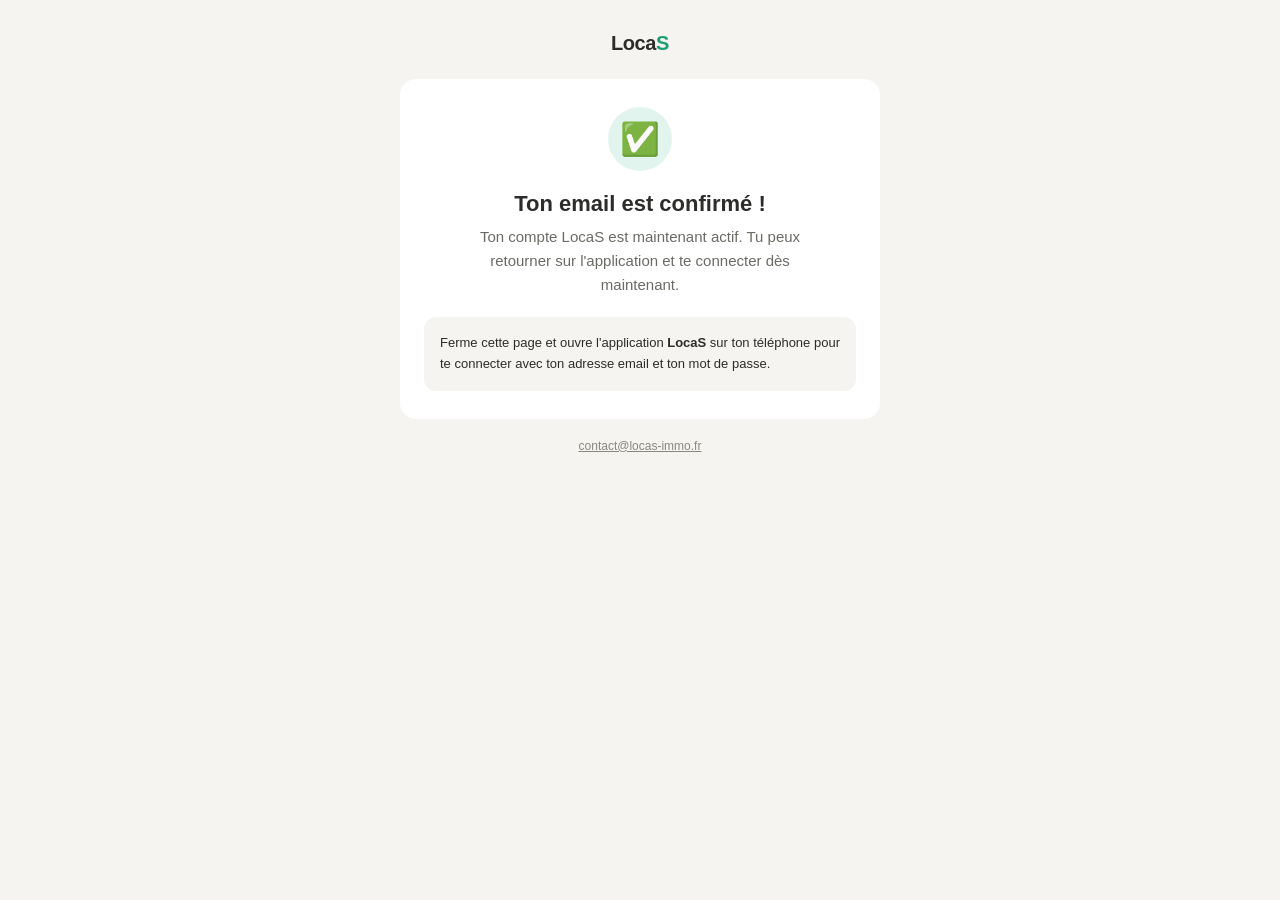
<file: confirmation.html>
<!DOCTYPE html>
<html lang="fr">
<head>
<meta charset="UTF-8" />
<meta name="viewport" content="width=device-width, initial-scale=1.0" />
<title>Email confirmé — LocaS</title>
</head>
<body style="margin:0;background:#F5F4F0;">

<div style="max-width:480px;margin:0 auto;background:#F5F4F0;padding:32px 20px;font-family:-apple-system,Helvetica,Arial,sans-serif;">

  <div style="text-align:center;margin-bottom:24px;">
    <span style="font-size:20px;font-weight:800;letter-spacing:-0.02em;color:#2C2C2A;">Loca<span style="color:#1D9E75;">S</span></span>
  </div>

  <div style="background:#FFFFFF;border-radius:16px;padding:28px 24px;text-align:center;">
    <div style="display:inline-block;width:64px;height:64px;line-height:64px;border-radius:32px;background:#E1F5EE;font-size:32px;margin-bottom:20px;">✅</div>
    <h1 style="font-size:22px;margin:0 0 8px;color:#2C2C2A;">Ton email est confirmé !</h1>
    <p style="color:#6B6A64;font-size:15px;max-width:340px;margin:0 auto 20px;line-height:1.6;">
      Ton compte LocaS est maintenant actif. Tu peux retourner sur l'application et te connecter dès maintenant.
    </p>
    <div style="background:#F5F4F0;border-radius:12px;padding:16px;font-size:13px;color:#2C2C2A;text-align:left;line-height:1.6;">
      Ferme cette page et ouvre l'application <strong>LocaS</strong> sur ton téléphone pour te connecter avec ton adresse email et ton mot de passe.
    </div>
  </div>

  <div style="text-align:center;margin-top:20px;">
    <p style="margin:0;font-size:12px;color:#888780;">
      <a href="mailto:contact@locas-immo.fr" style="color:#888780;">contact@locas-immo.fr</a>
    </p>
  </div>

</div>

</body>
</html>
</file>
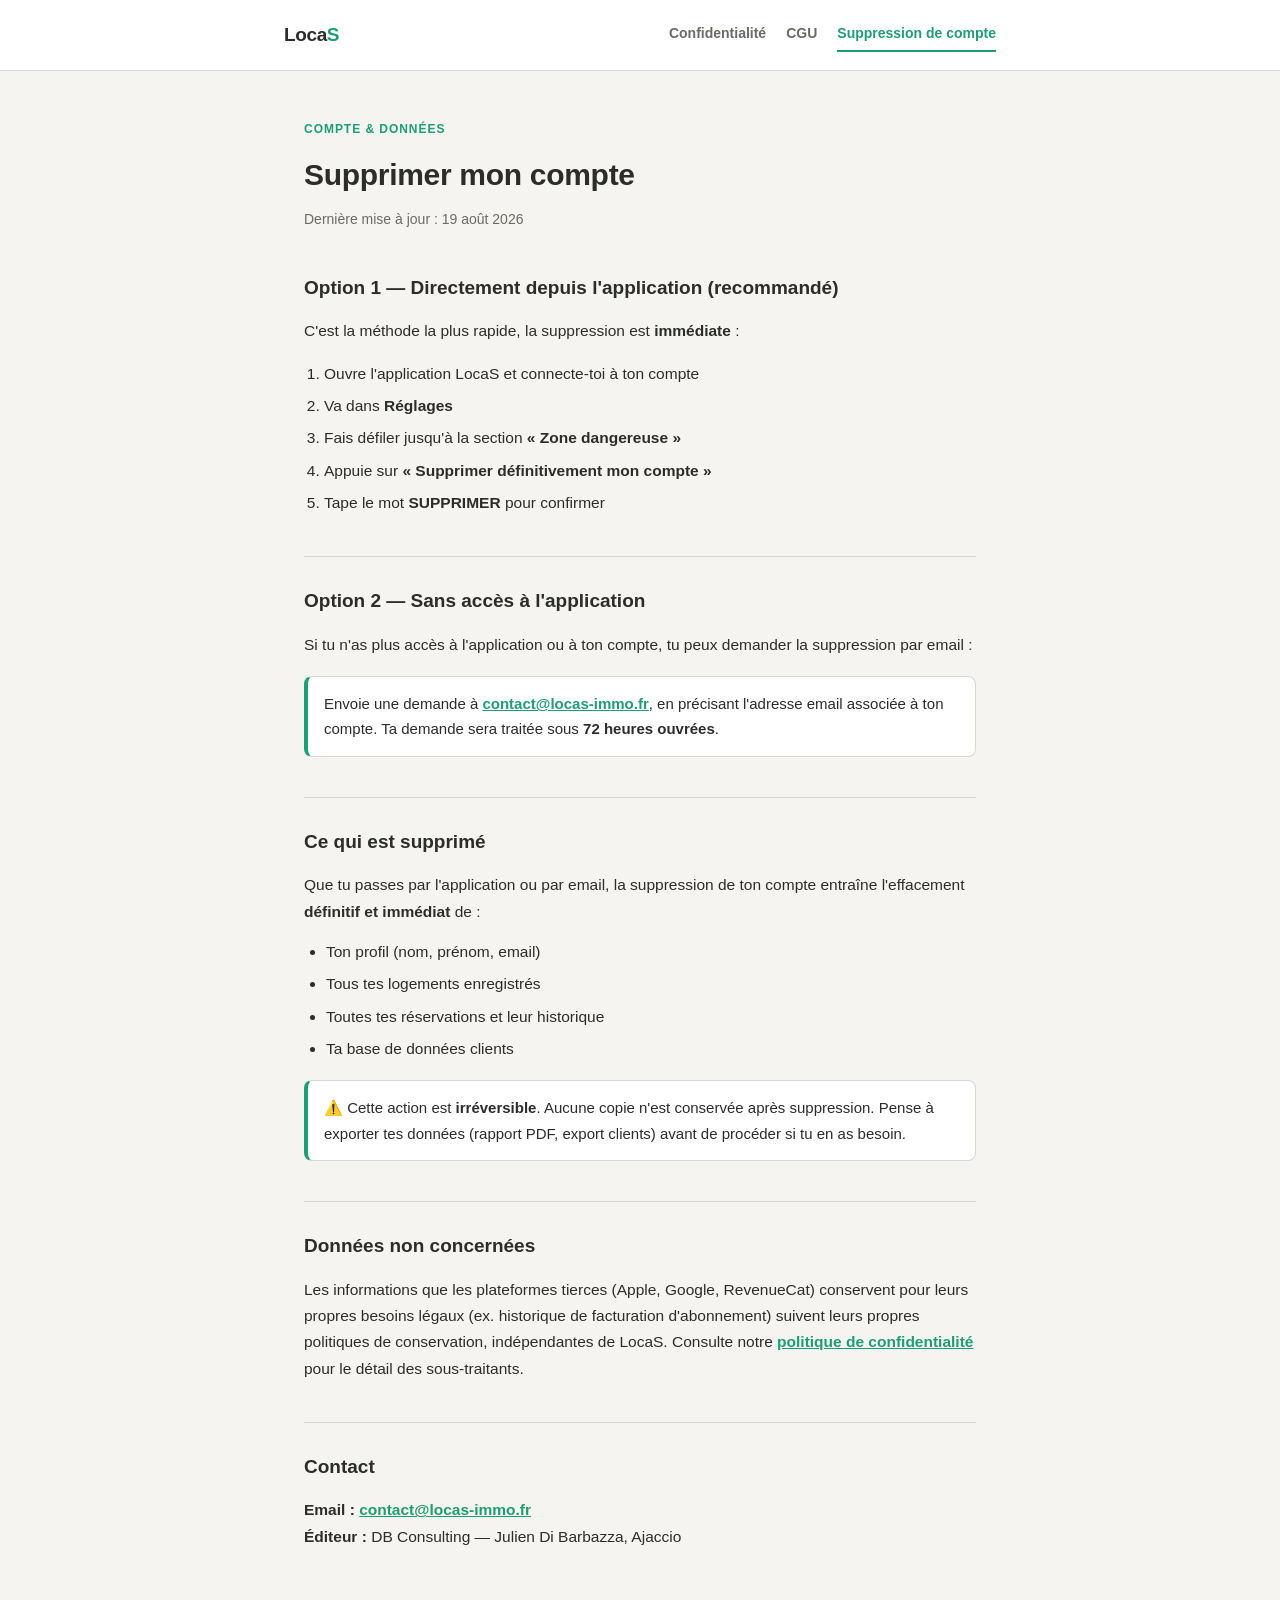
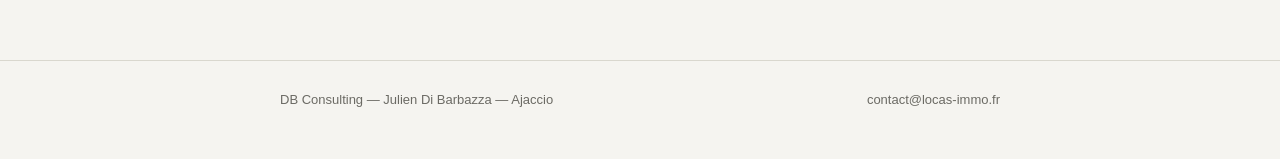
<file: suppression-compte.html>
<!DOCTYPE html>
<html lang="fr">
<head>
<meta charset="UTF-8" />
<meta name="viewport" content="width=device-width, initial-scale=1.0" />
<title>Supprimer mon compte — LocaS</title>
<link rel="stylesheet" href="style.css" />
</head>
<body>

<div class="topbar">
  <div class="topbar-inner">
    <a href="index.html" class="wordmark">Loca<span>S</span></a>
    <nav class="topnav">
      <a href="confidentialite.html">Confidentialité</a>
      <a href="cgu.html">CGU</a>
      <a href="suppression-compte.html" class="active">Suppression de compte</a>
    </nav>
  </div>
</div>

<main>
  <div class="doc-header">
    <p class="eyebrow">Compte & Données</p>
    <h1>Supprimer mon compte</h1>
    <p class="updated">Dernière mise à jour : 19 août 2026</p>
  </div>

  <article>
    <h2 style="border-top:none;padding-top:0;">Option 1 — Directement depuis l'application (recommandé)</h2>
    <p>C'est la méthode la plus rapide, la suppression est <strong>immédiate</strong> :</p>
    <ol style="padding-left:20px;">
      <li>Ouvre l'application LocaS et connecte-toi à ton compte</li>
      <li>Va dans <strong>Réglages</strong></li>
      <li>Fais défiler jusqu'à la section <strong>« Zone dangereuse »</strong></li>
      <li>Appuie sur <strong>« Supprimer définitivement mon compte »</strong></li>
      <li>Tape le mot <strong>SUPPRIMER</strong> pour confirmer</li>
    </ol>

    <h2>Option 2 — Sans accès à l'application</h2>
    <p>Si tu n'as plus accès à l'application ou à ton compte, tu peux demander la suppression par email :</p>
    <div class="callout">
      Envoie une demande à <a class="inline-link" href="mailto:contact@locas-immo.fr?subject=Demande%20de%20suppression%20de%20compte&body=Bonjour%2C%0A%0AJe%20souhaite%20supprimer%20d%C3%A9finitivement%20mon%20compte%20LocaS.%0A%0AAdresse%20email%20du%20compte%20%3A%20%0A%0AMerci.">contact@locas-immo.fr</a>, en précisant l'adresse email associée à ton compte. Ta demande sera traitée sous <strong>72 heures ouvrées</strong>.
    </div>

    <h2>Ce qui est supprimé</h2>
    <p>Que tu passes par l'application ou par email, la suppression de ton compte entraîne l'effacement <strong>définitif et immédiat</strong> de :</p>
    <ul>
      <li>Ton profil (nom, prénom, email)</li>
      <li>Tous tes logements enregistrés</li>
      <li>Toutes tes réservations et leur historique</li>
      <li>Ta base de données clients</li>
    </ul>
    <div class="callout">
      ⚠️ Cette action est <strong>irréversible</strong>. Aucune copie n'est conservée après suppression. Pense à exporter tes données (rapport PDF, export clients) avant de procéder si tu en as besoin.
    </div>

    <h2>Données non concernées</h2>
    <p>Les informations que les plateformes tierces (Apple, Google, RevenueCat) conservent pour leurs propres besoins légaux (ex. historique de facturation d'abonnement) suivent leurs propres politiques de conservation, indépendantes de LocaS. Consulte notre <a class="inline-link" href="confidentialite.html">politique de confidentialité</a> pour le détail des sous-traitants.</p>

    <h2>Contact</h2>
    <p>
      <strong>Email :</strong> <a class="inline-link" href="mailto:contact@locas-immo.fr">contact@locas-immo.fr</a><br />
      <strong>Éditeur :</strong> DB Consulting — Julien Di Barbazza, Ajaccio
    </p>
  </article>
</main>

<footer>
  <div class="footer-inner">
    <span>DB Consulting — Julien Di Barbazza — Ajaccio</span>
    <span>contact@locas-immo.fr</span>
  </div>
</footer>

</body>
</html>
</file>
<file: style.css>
:root {
  --primary: #1D9E75;
  --primary-light: #E1F5EE;
  --bg: #F5F4F0;
  --white: #FFFFFF;
  --text: #2C2C2A;
  --text-muted: #6B6A64;
  --border: #D9D7CE;
  --warning-bg: #FFF3E0;
  --warning-text: #9A5B0E;
}

* { box-sizing: border-box; }

html { scroll-behavior: smooth; }

body {
  margin: 0;
  background: var(--bg);
  color: var(--text);
  font-family: -apple-system, BlinkMacSystemFont, "Segoe UI", Helvetica, Arial, sans-serif;
  line-height: 1.7;
  -webkit-font-smoothing: antialiased;
}

.topbar {
  background: var(--white);
  border-bottom: 1px solid var(--border);
}

.topbar-inner {
  max-width: 760px;
  margin: 0 auto;
  padding: 18px 24px;
  display: flex;
  align-items: center;
  justify-content: space-between;
}

.wordmark {
  font-weight: 800;
  font-size: 19px;
  color: var(--text);
  text-decoration: none;
  letter-spacing: -0.02em;
}
.wordmark span { color: var(--primary); }

.topnav { display: flex; gap: 20px; }
.topnav a {
  font-size: 14px;
  font-weight: 600;
  color: var(--text-muted);
  text-decoration: none;
  padding: 4px 0;
  border-bottom: 2px solid transparent;
}
.topnav a:hover,
.topnav a.active {
  color: var(--primary);
  border-bottom-color: var(--primary);
}

main {
  max-width: 720px;
  margin: 0 auto;
  padding: 48px 24px 96px;
}

.doc-header { margin-bottom: 36px; }

.eyebrow {
  font-size: 12px;
  font-weight: 700;
  letter-spacing: 0.08em;
  text-transform: uppercase;
  color: var(--primary);
  margin: 0 0 10px;
}

h1 {
  font-size: 30px;
  font-weight: 800;
  letter-spacing: -0.01em;
  margin: 0 0 8px;
  color: var(--text);
}

.updated {
  font-size: 14px;
  color: var(--text-muted);
  margin: 0;
}

.notice {
  background: var(--warning-bg);
  color: var(--warning-text);
  border: 1px solid rgba(154, 91, 14, 0.25);
  border-radius: 10px;
  padding: 14px 16px;
  font-size: 14px;
  line-height: 1.6;
  margin: 24px 0 36px;
}

article h2 {
  font-size: 19px;
  font-weight: 700;
  color: var(--text);
  margin: 40px 0 14px;
  padding-top: 4px;
  border-top: 1px solid var(--border);
  padding-top: 28px;
}
article h2:first-of-type { border-top: none; padding-top: 0; }

article h3 {
  font-size: 16px;
  font-weight: 700;
  color: var(--text);
  margin: 24px 0 10px;
}

article p, article li {
  font-size: 15.5px;
  color: var(--text);
}

article p { margin: 0 0 14px; }

article ul { margin: 0 0 14px; padding-left: 22px; }
article li { margin-bottom: 6px; }

article strong { color: var(--text); }

.callout {
  background: var(--white);
  border: 1px solid var(--border);
  border-left: 4px solid var(--primary);
  border-radius: 8px;
  padding: 14px 16px;
  margin: 18px 0;
  font-size: 15px;
}

table {
  width: 100%;
  border-collapse: collapse;
  margin: 16px 0 22px;
  font-size: 14.5px;
}
th, td {
  text-align: left;
  padding: 10px 12px;
  border-bottom: 1px solid var(--border);
}
th {
  color: var(--text-muted);
  font-size: 12px;
  text-transform: uppercase;
  letter-spacing: 0.04em;
  font-weight: 700;
}

.annex-tag {
  display: inline-block;
  background: var(--primary-light);
  color: var(--primary);
  font-size: 12px;
  font-weight: 700;
  padding: 4px 10px;
  border-radius: 20px;
  margin-bottom: 14px;
}

a.inline-link { color: var(--primary); font-weight: 600; }

footer {
  border-top: 1px solid var(--border);
  padding: 28px 24px 48px;
}
.footer-inner {
  max-width: 720px;
  margin: 0 auto;
  font-size: 13px;
  color: var(--text-muted);
  display: flex;
  justify-content: space-between;
  flex-wrap: wrap;
  gap: 8px;
}

@media (max-width: 560px) {
  h1 { font-size: 25px; }
  main { padding: 32px 18px 72px; }
  .topbar-inner { padding: 14px 18px; }
  .topnav { gap: 14px; }
}
</file>
